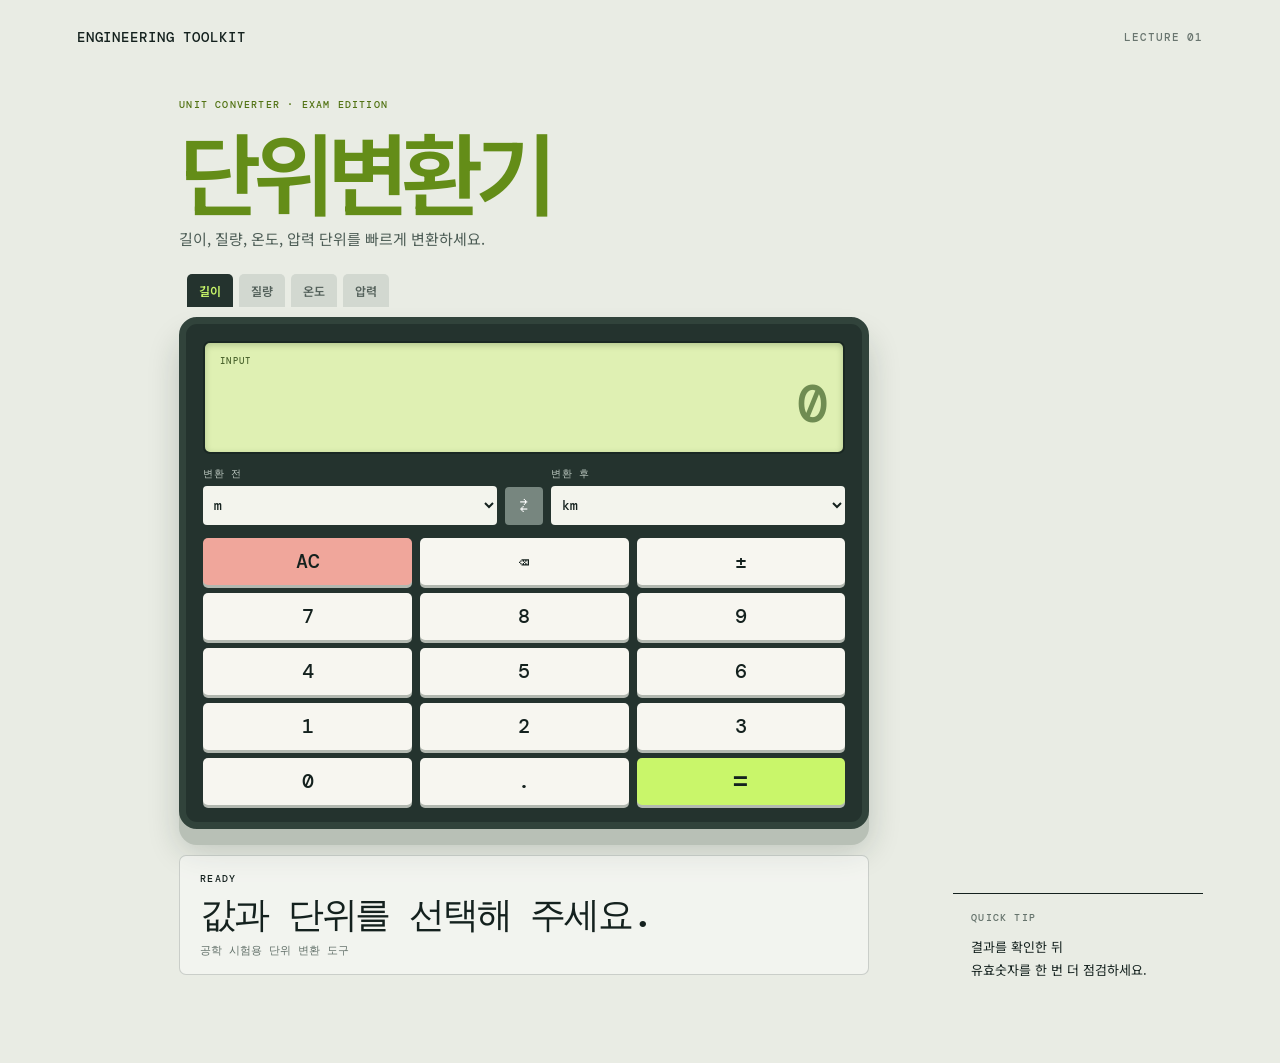
<file: index.html>
<!doctype html>
<html lang="ko">
  <head>
    <meta charset="UTF-8" />
    <meta name="viewport" content="width=device-width, initial-scale=1.0" />
    <meta name="description" content="공학 시험을 위한 숫자 단위 변환기" />
    <title>공학 단위 변환기</title>
    <link rel="preconnect" href="https://fonts.googleapis.com" />
    <link rel="preconnect" href="https://fonts.gstatic.com" crossorigin />
    <link href="https://fonts.googleapis.com/css2?family=DM+Mono:wght@400;500&family=Noto+Sans+KR:wght@400;500;600;700&display=swap" rel="stylesheet" />
    <link rel="stylesheet" href="styles.css" />
  </head>
  <body>
    <main class="page-shell">
      <header class="site-header"><a class="brand" href="/">ENGINEERING TOOLKIT</a><span>LECTURE 01</span></header>
      <section class="converter" aria-labelledby="page-title">
        <p class="eyebrow">UNIT CONVERTER · EXAM EDITION</p>
        <h1 id="page-title"><em>단위변환기</em></h1>
        <p class="intro">길이, 질량, 온도, 압력 단위를 빠르게 변환하세요.</p>
        <form id="converter-form" novalidate>
          <div class="category-buttons" role="group" aria-label="변환 종류">
            <button class="category active" type="button" data-category="length">길이</button>
            <button class="category" type="button" data-category="mass">질량</button>
            <button class="category" type="button" data-category="temperature">온도</button>
            <button class="category" type="button" data-category="pressure">압력</button>
          </div>
          <div class="calculator-panel">
            <div class="display-wrap"><label for="value-input">INPUT</label><input id="value-input" type="text" inputmode="decimal" autocomplete="off" placeholder="0" /></div>
            <div class="fields">
            <label>변환 전<select id="from-unit" aria-label="변환 전 단위"></select></label>
            <button id="swap-button" class="swap" type="button" aria-label="단위 교체">⇄</button>
            <label>변환 후<select id="to-unit" aria-label="변환 후 단위"></select></label>
            </div>
            <div class="keypad" aria-label="숫자 키패드">
              <button type="button" class="key key--clear" data-key="clear">AC</button><button type="button" class="key" data-key="backspace">⌫</button><button type="button" class="key" data-key="-">±</button>
              <button type="button" class="key" data-key="7">7</button><button type="button" class="key" data-key="8">8</button><button type="button" class="key" data-key="9">9</button>
              <button type="button" class="key" data-key="4">4</button><button type="button" class="key" data-key="5">5</button><button type="button" class="key" data-key="6">6</button>
              <button type="button" class="key" data-key="1">1</button><button type="button" class="key" data-key="2">2</button><button type="button" class="key" data-key="3">3</button>
              <button type="button" class="key key--zero" data-key="0">0</button><button type="button" class="key" data-key=".">.</button><button class="key key--equals" type="submit">=</button>
            </div>
          </div>
        </form>
        <section id="result" class="result result--idle" aria-live="polite"><p class="result-label">READY</p><p class="result-value">값과 단위를 선택해 주세요.</p><p class="result-formula">공학 시험용 단위 변환 도구</p></section>
      </section>
      <aside class="note"><p>QUICK TIP</p><p>결과를 확인한 뒤<br />유효숫자를 한 번 더 점검하세요.</p></aside>
    </main>
    <script src="script.js"></script>
  </body>
</html>
</file>
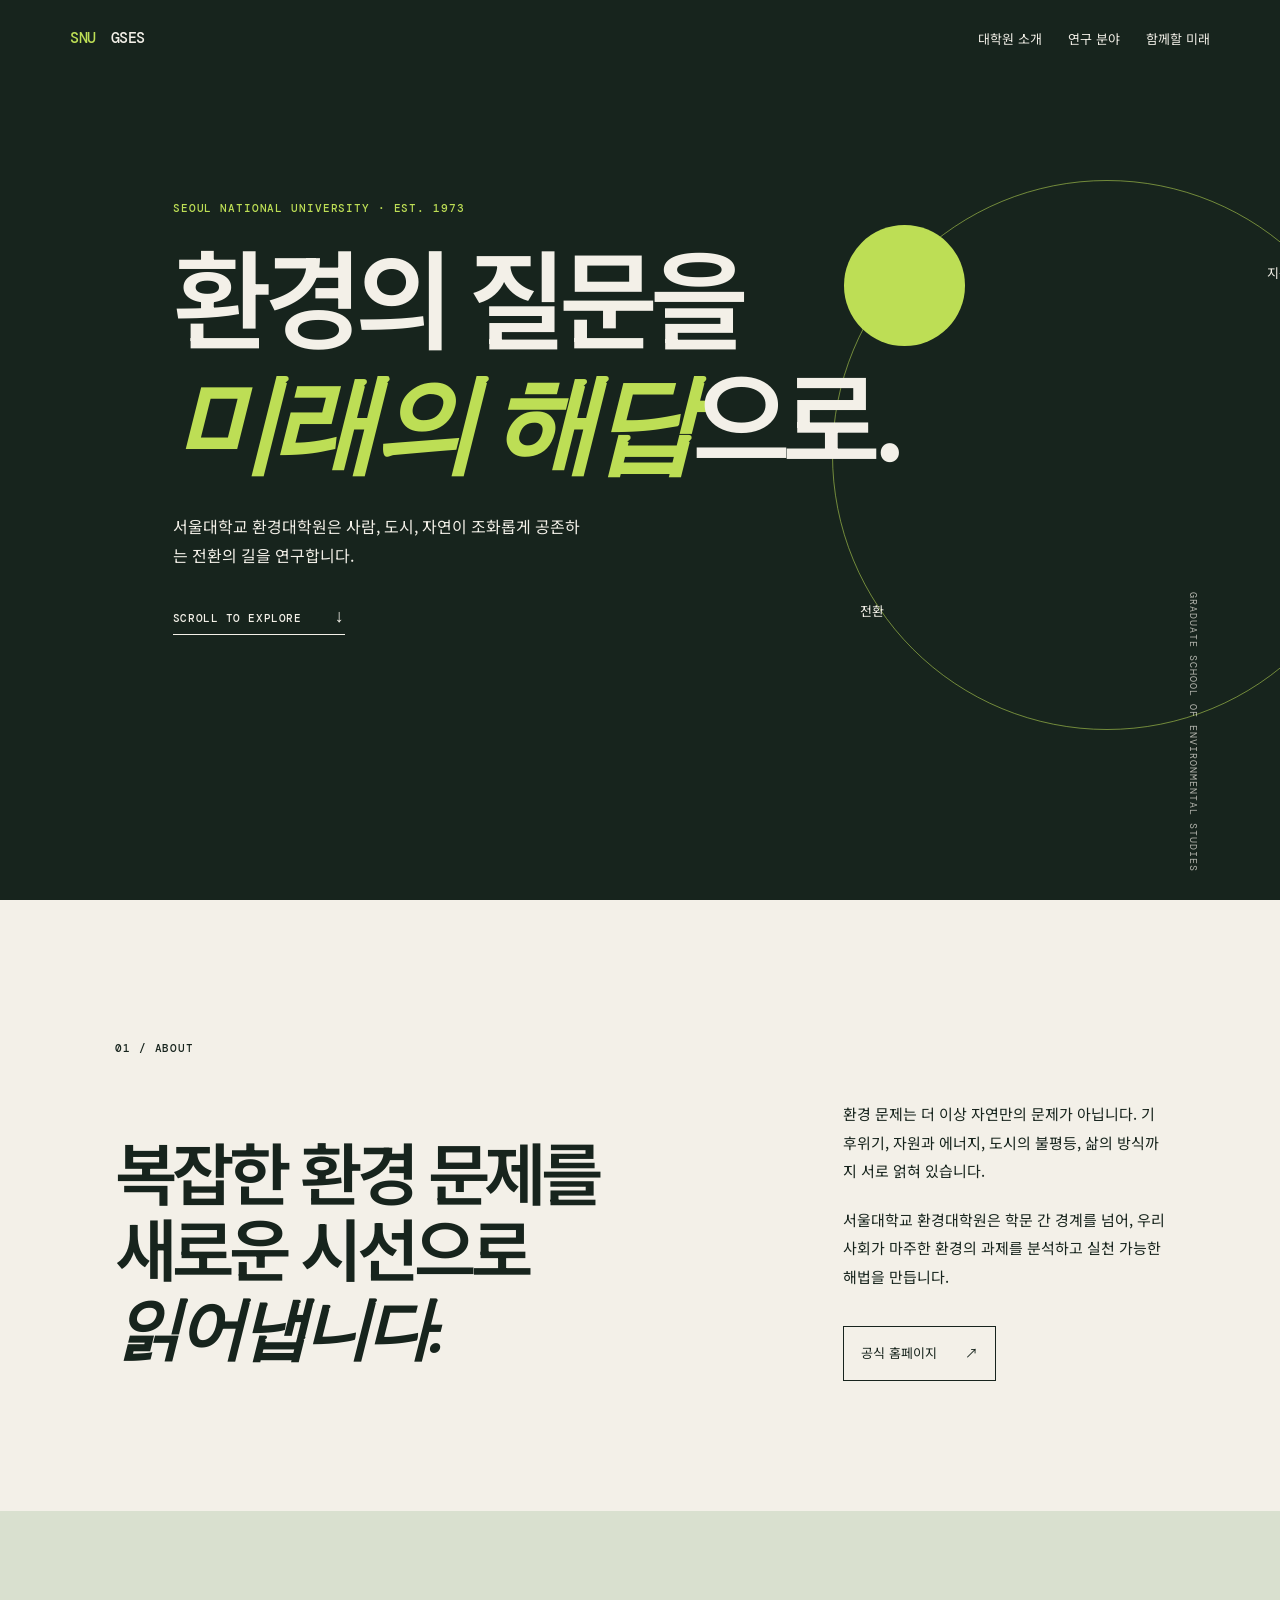
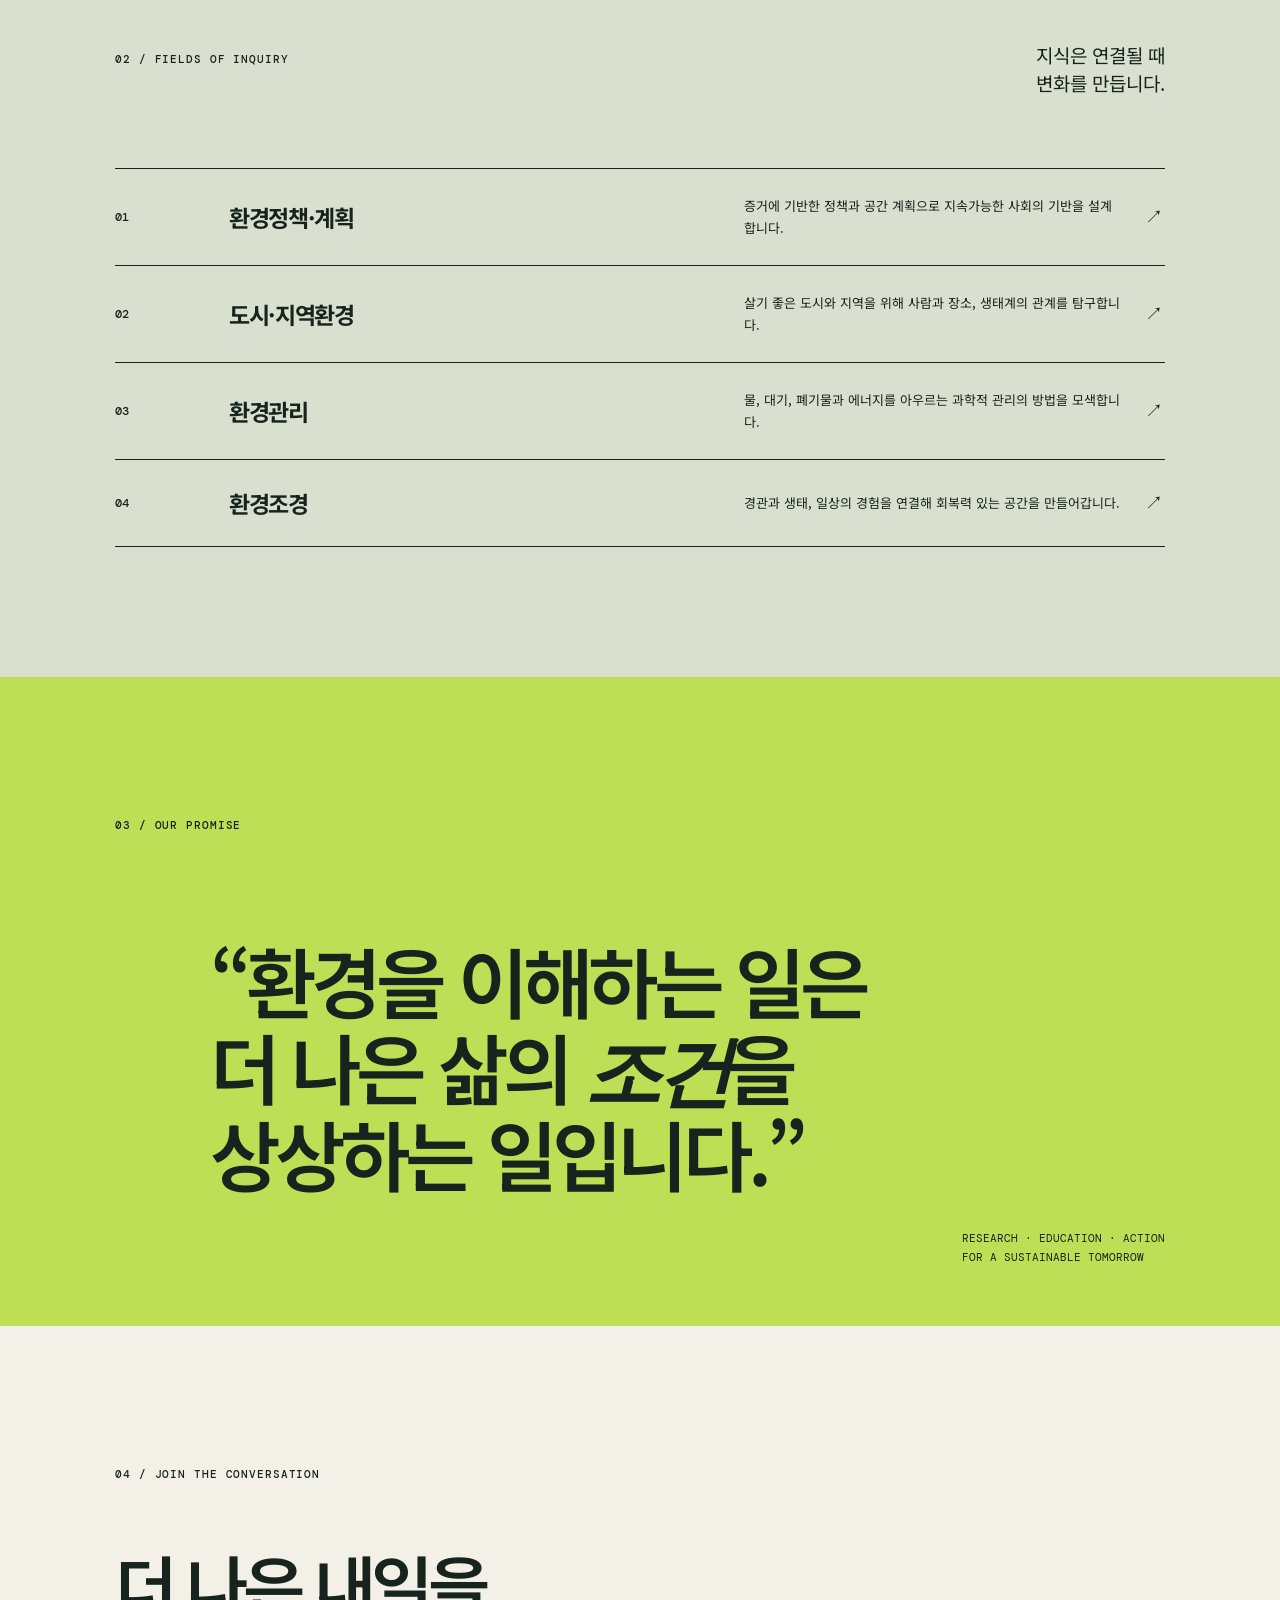
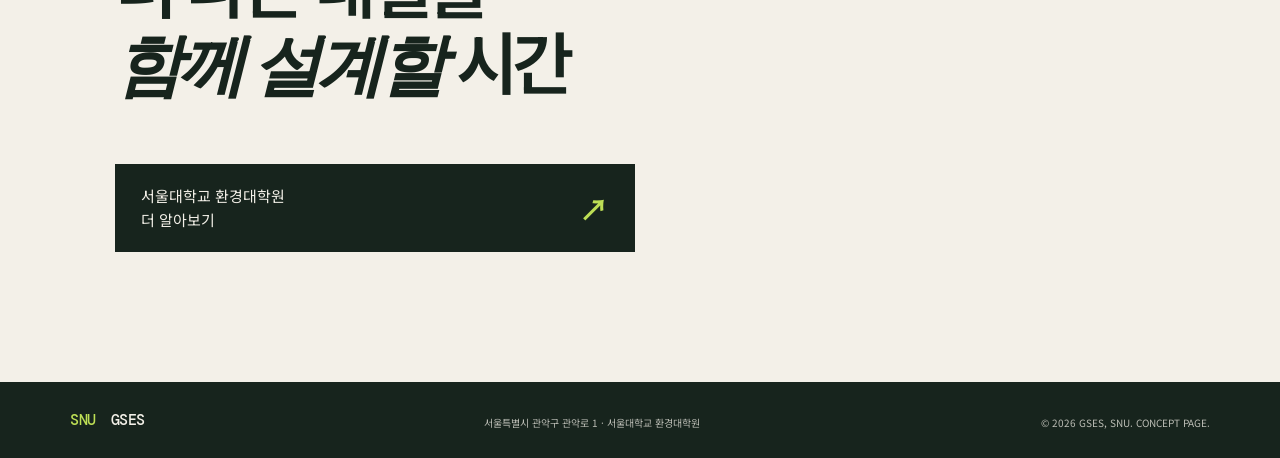
<file: lecture01-site/index.html>
<!doctype html>
<html lang="ko">
  <head>
    <meta charset="UTF-8" />
    <meta name="viewport" content="width=device-width, initial-scale=1.0" />
    <meta name="description" content="서울대학교 환경대학원 소개 페이지" />
    <title>서울대학교 환경대학원 | Graduate School of Environmental Studies</title>
    <link rel="preconnect" href="https://fonts.googleapis.com" />
    <link rel="preconnect" href="https://fonts.gstatic.com" crossorigin />
    <link href="https://fonts.googleapis.com/css2?family=DM+Mono:wght@400;500&family=Noto+Sans+KR:wght@400;500;600;700&family=Playfair+Display:ital,wght@0,600;0,700;1,600&display=swap" rel="stylesheet" />
    <link rel="stylesheet" href="styles.css" />
  </head>
  <body>
    <main>
      <section class="hero" id="top">
        <nav class="nav" aria-label="주요 메뉴">
          <a class="wordmark" href="#top"><span>SNU</span> GSES</a>
          <button class="menu-button" aria-label="메뉴 열기" aria-expanded="false">MENU <span>+</span></button>
          <div class="nav-links">
            <a href="#about">대학원 소개</a><a href="#areas">연구 분야</a><a href="#future">함께할 미래</a>
          </div>
        </nav>

        <div class="hero-copy">
          <p class="eyebrow">SEOUL NATIONAL UNIVERSITY · EST. 1973</p>
          <h1>환경의 질문을<br /><em>미래의 해답</em>으로.</h1>
          <p class="lead">서울대학교 환경대학원은 사람, 도시, 자연이 조화롭게 공존하는 전환의 길을 연구합니다.</p>
          <a class="text-link" href="#about">SCROLL TO EXPLORE <span>↓</span></a>
        </div>
        <div class="hero-orbit" aria-hidden="true"><span>지속가능성</span><span>전환</span><span>공존</span></div>
        <p class="vertical-label">GRADUATE SCHOOL OF ENVIRONMENTAL STUDIES</p>
      </section>

      <section class="intro section" id="about">
        <p class="section-number">01 / ABOUT</p>
        <div class="intro-grid">
          <h2>복잡한 환경 문제를<br />새로운 시선으로<br /><em>읽어냅니다.</em></h2>
          <div class="intro-text">
            <p>환경 문제는 더 이상 자연만의 문제가 아닙니다. 기후위기, 자원과 에너지, 도시의 불평등, 삶의 방식까지 서로 얽혀 있습니다.</p>
            <p>서울대학교 환경대학원은 학문 간 경계를 넘어, 우리 사회가 마주한 환경의 과제를 분석하고 실천 가능한 해법을 만듭니다.</p>
            <a class="outlined-link" href="https://gses.snu.ac.kr" target="_blank" rel="noreferrer">공식 홈페이지 <span>↗</span></a>
          </div>
        </div>
      </section>

      <section class="fields section" id="areas">
        <div class="fields-header"><p class="section-number">02 / FIELDS OF INQUIRY</p><p>지식은 연결될 때<br />변화를 만듭니다.</p></div>
        <div class="field-list">
          <article><span>01</span><h3>환경정책·계획</h3><p>증거에 기반한 정책과 공간 계획으로 지속가능한 사회의 기반을 설계합니다.</p><b>↗</b></article>
          <article><span>02</span><h3>도시·지역환경</h3><p>살기 좋은 도시와 지역을 위해 사람과 장소, 생태계의 관계를 탐구합니다.</p><b>↗</b></article>
          <article><span>03</span><h3>환경관리</h3><p>물, 대기, 폐기물과 에너지를 아우르는 과학적 관리의 방법을 모색합니다.</p><b>↗</b></article>
          <article><span>04</span><h3>환경조경</h3><p>경관과 생태, 일상의 경험을 연결해 회복력 있는 공간을 만들어갑니다.</p><b>↗</b></article>
        </div>
      </section>

      <section class="statement section">
        <p class="section-number">03 / OUR PROMISE</p>
        <blockquote>“환경을 이해하는 일은<br />더 나은 삶의 <em>조건</em>을<br />상상하는 일입니다.”</blockquote>
        <div class="statement-note">RESEARCH · EDUCATION · ACTION<br />FOR A SUSTAINABLE TOMORROW</div>
      </section>

      <section class="future section" id="future">
        <p class="section-number">04 / JOIN THE CONVERSATION</p>
        <h2>더 나은 내일을<br /><em>함께 설계할</em> 시간</h2>
        <a class="cta" href="https://gses.snu.ac.kr" target="_blank" rel="noreferrer"><span>서울대학교 환경대학원<br />더 알아보기</span><b>↗</b></a>
      </section>
    </main>
    <footer><a class="wordmark" href="#top"><span>SNU</span> GSES</a><p>서울특별시 관악구 관악로 1 · 서울대학교 환경대학원</p><p>© 2026 GSES, SNU. CONCEPT PAGE.</p></footer>
    <script src="script.js"></script>
  </body>
</html>
</file>
<file: styles.css>
@import url('https://fonts.googleapis.com/css2?family=DM+Mono:wght@400;500&family=Noto+Sans+KR:wght@400;500;600;700&display=swap');
:root { --ink:#14211e; --body:#e9ece4; --case:#24332e; --screen:#dff0b3; --lime:#c9f66a; --key:#f7f6f0; --muted:#89958e; }
* { box-sizing:border-box; } body { margin:0; color:var(--ink); background:var(--body); font-family:"Noto Sans KR",sans-serif; }
.page-shell { min-height:100svh; padding:28px 6vw 40px; display:grid; grid-template-columns:minmax(0,1fr) 250px; grid-template-rows:auto 1fr; gap:26px; }.site-header { grid-column:1/-1; display:flex; justify-content:space-between; align-items:center; font:500 11px "DM Mono",monospace; letter-spacing:.08em; }.brand { color:inherit; text-decoration:none; font-size:14px; }.site-header span { color:#69756f; }
.converter { align-self:center; max-width:900px; padding:26px 0 48px 8vw; }.eyebrow,.result-label,.note>p:first-child { margin:0; font:500 10px "DM Mono",monospace; letter-spacing:.12em; }.eyebrow { color:#527314; }h1 { margin:15px 0 12px; font-size:clamp(48px,7vw,96px); line-height:1; letter-spacing:-.09em; font-weight:600; } h1 em { color:#648d18; font-style:normal; }.intro { margin:0 0 25px; color:#4d5d56; font-size:15px; }
.category-buttons { display:flex; flex-wrap:wrap; gap:6px; margin:0 0 10px 8px; }.category { border:0; border-radius:5px 5px 0 0; background:#d2d8d0; padding:8px 12px; color:#54615b; cursor:pointer; font:600 12px "Noto Sans KR",sans-serif; }.category.active,.category:hover { background:var(--case); color:var(--lime); }
.calculator-panel { max-width:690px; padding:17px; border:7px solid #31433b; border-radius:18px; background:var(--case); box-shadow:0 16px 0 #b8c0b6, 0 22px 32px rgba(22,38,32,.2); }.display-wrap { padding:12px 15px 14px; border:2px solid #1a2823; border-radius:7px; background:var(--screen); box-shadow:inset 0 2px 6px rgba(35,62,25,.25); }.display-wrap label { display:block; color:#4c652f; font:500 9px "DM Mono",monospace; letter-spacing:.14em; }.display-wrap input { display:block; width:100%; border:0; outline:0; background:transparent; padding:3px 0 0; color:#24381a; text-align:right; font:500 clamp(32px,5vw,52px) "DM Mono",monospace; }.display-wrap input::placeholder { color:#6f8c52; }
.fields { display:grid; grid-template-columns:1fr 38px 1fr; gap:8px; align-items:end; margin:13px 0; }label { color:#bdc9c1; font:500 10px "DM Mono",monospace; letter-spacing:.05em; }select { display:block; width:100%; height:39px; margin-top:5px; border:0; border-radius:4px; outline:0; background:#f3f4ed; padding:0 7px; color:var(--ink); font:500 13px "DM Mono",monospace; }.swap { width:38px; height:38px; border:0; border-radius:4px; background:#77867f; color:white; cursor:pointer; font-size:19px; }.swap:hover { background:var(--lime); color:var(--ink); }
.keypad { display:grid; grid-template-columns:repeat(3,1fr); gap:8px; }.key { min-height:47px; border:0; border-radius:5px; background:var(--key); color:var(--ink); box-shadow:0 3px 0 #b2b8b0; cursor:pointer; font:500 20px "DM Mono",monospace; }.key:hover { background:white; transform:translateY(-1px); }.key:active { transform:translateY(2px); box-shadow:0 1px 0 #b2b8b0; }.key--clear { background:#f0a69b; }.key--zero { grid-column:span 1; }.key--equals { background:var(--lime); font-size:28px; }.result { max-width:690px; min-height:97px; margin-top:26px; padding:16px 20px; border:1px solid rgba(20,33,30,.18); border-radius:7px; background:rgba(255,255,255,.42); }.result-value { margin:6px 0 3px; font:500 clamp(22px,3.5vw,36px) "DM Mono",monospace; letter-spacing:-.06em; }.result-formula { margin:0; color:#63716a; font:11px "DM Mono",monospace; }.result--success { background:#e3f8b3; border-color:#9dca45; }.result--error { background:#ffe0da; border-color:#e99e93; color:#98382e; }
.note { align-self:end; margin-bottom:42px; padding:17px 0 0 18px; border-top:1px solid var(--ink); }.note>p:first-child { color:#65736c; }.note>p:last-child { margin:12px 0 0; font-size:13px; line-height:1.7; }@media(max-width:720px) { .page-shell { display:block; padding:22px 6vw 34px; }.converter { padding:65px 0 65px; }h1 { font-size:clamp(50px,16vw,78px); }.calculator-panel { padding:12px; border-width:5px; border-radius:13px; }.key { min-height:44px; }.note { margin:0; padding-left:0; } }
</file>
<file: lecture01-site/styles.css>
:root{--ink:#17241d;--cream:#f3f0e8;--lime:#bdde55;--line:rgba(23,36,29,.2)}*{box-sizing:border-box}html{scroll-behavior:smooth}body{margin:0;color:var(--ink);background:var(--cream);font-family:"Noto Sans KR",sans-serif}a{color:inherit;text-decoration:none}.hero{min-height:100svh;position:relative;overflow:hidden;background:var(--ink);color:var(--cream);padding:28px 5.5%}.nav{display:flex;align-items:center;justify-content:space-between;position:relative;z-index:2}.wordmark{font:500 15px "DM Mono",monospace;letter-spacing:-.8px}.wordmark span{color:var(--lime);margin-right:8px}.nav-links{display:flex;gap:26px;font-size:13px}.menu-button{display:none}.hero-copy{position:relative;z-index:1;margin:17vh 0 0 9%;max-width:760px}.eyebrow,.section-number{font:500 11px "DM Mono",monospace;letter-spacing:.08em}.eyebrow{color:var(--lime)}h1,h2,blockquote{margin:19px 0;font-weight:600;letter-spacing:-.075em;line-height:1.12}h1{font-size:clamp(54px,8.4vw,128px)}em{font-family:"Playfair Display",serif;font-weight:600}h1 em{color:var(--lime)}.lead{max-width:420px;line-height:1.8;font-size:16px;margin:34px 0}.text-link{font:500 11px "DM Mono",monospace;letter-spacing:.05em;border-bottom:1px solid var(--cream);padding-bottom:9px}.text-link span{margin-left:25px;font-size:18px}.vertical-label{position:absolute;right:5.5%;bottom:28px;writing-mode:vertical-rl;font:10px "DM Mono",monospace;letter-spacing:.1em;color:rgba(243,240,232,.7)}.hero-orbit{width:43vw;height:43vw;max-width:570px;max-height:570px;border:1px solid rgba(189,222,85,.55);border-radius:50%;position:absolute;right:-8vw;top:20%;animation:spin 30s linear infinite}.hero-orbit:after{content:"";position:absolute;width:22%;height:22%;background:var(--lime);border-radius:50%;top:8%;left:2%}.hero-orbit span{position:absolute;font-size:13px}.hero-orbit span:nth-child(1){top:15%;right:10%}.hero-orbit span:nth-child(2){bottom:20%;left:5%}.hero-orbit span:nth-child(3){right:8%;bottom:18%}@keyframes spin{to{transform:rotate(360deg)}}.section{padding:130px 9%}.intro{background:var(--cream)}.intro-grid{display:grid;grid-template-columns:1.4fr .75fr;gap:12%;align-items:end;margin-top:45px}.intro h2,.future h2{font-size:clamp(38px,5.3vw,76px)}.intro-text{font-size:15px;line-height:1.9}.intro-text p{margin:0 0 20px}.outlined-link{display:inline-flex;border:1px solid var(--ink);gap:28px;padding:14px 17px;font-size:13px;margin-top:15px}.fields{background:#d9e0cf}.fields-header{display:flex;justify-content:space-between;align-items:start}.fields-header>p:last-child{font-size:19px;line-height:1.5;margin:0}.field-list{margin-top:70px;border-top:1px solid var(--ink)}.field-list article{display:grid;grid-template-columns:90px 1.3fr 1fr 20px;gap:24px;align-items:center;padding:26px 0;border-bottom:1px solid var(--ink)}.field-list span,.field-list b{font:500 12px "DM Mono",monospace}.field-list h3{margin:0;font-size:23px;letter-spacing:-.06em}.field-list p{margin:0;font-size:13px;line-height:1.7}.field-list b{font-size:18px}.statement{background:var(--lime);min-height:630px;position:relative}.statement blockquote{font-size:clamp(43px,6vw,90px);margin:105px 0 0 9%}.statement-note{font:11px/1.7 "DM Mono",monospace;position:absolute;right:9%;bottom:60px}.future{background:var(--cream);min-height:580px}.future h2{margin:65px 0}.cta{background:var(--ink);color:var(--cream);display:flex;align-items:center;justify-content:space-between;max-width:520px;padding:20px 26px;line-height:1.6;font-size:15px}.cta b{font-size:30px;color:var(--lime)}footer{background:var(--ink);color:var(--cream);display:flex;justify-content:space-between;align-items:end;padding:28px 5.5%;font-size:10px;color:rgba(243,240,232,.75)}footer .wordmark{color:var(--cream)}footer p{margin:0}@media(max-width:700px){.hero{padding:22px 7%;min-height:700px}.nav-links{display:none}.menu-button{display:block;color:var(--cream);background:none;border:0;font:12px "DM Mono",monospace}.menu-button span{color:var(--lime);font-size:20px;margin-left:5px}.nav-links.open{display:flex;position:absolute;right:0;top:35px;flex-direction:column;text-align:right;background:var(--ink);padding:15px}.hero-copy{margin:15vh 0 0}.hero-orbit{width:83vw;height:83vw;right:-27vw;top:auto;bottom:-15vw}.vertical-label{display:none}.section{padding:80px 7%}.intro-grid{display:block;margin-top:32px}.intro h2{margin-bottom:40px}.fields-header{display:block}.fields-header>p:last-child{margin-top:24px}.field-list{margin-top:42px}.field-list article{grid-template-columns:40px 1fr 16px;gap:10px;padding:22px 0}.field-list p{grid-column:2/4}.field-list h3{font-size:19px}.statement{min-height:490px}.statement blockquote{margin:75px 0 0;font-size:42px}.statement-note{left:7%;right:auto;bottom:40px}.future{min-height:460px}.future h2{margin:54px 0}footer{display:block;padding:28px 7%}footer p{margin-top:16px}}
</file>
